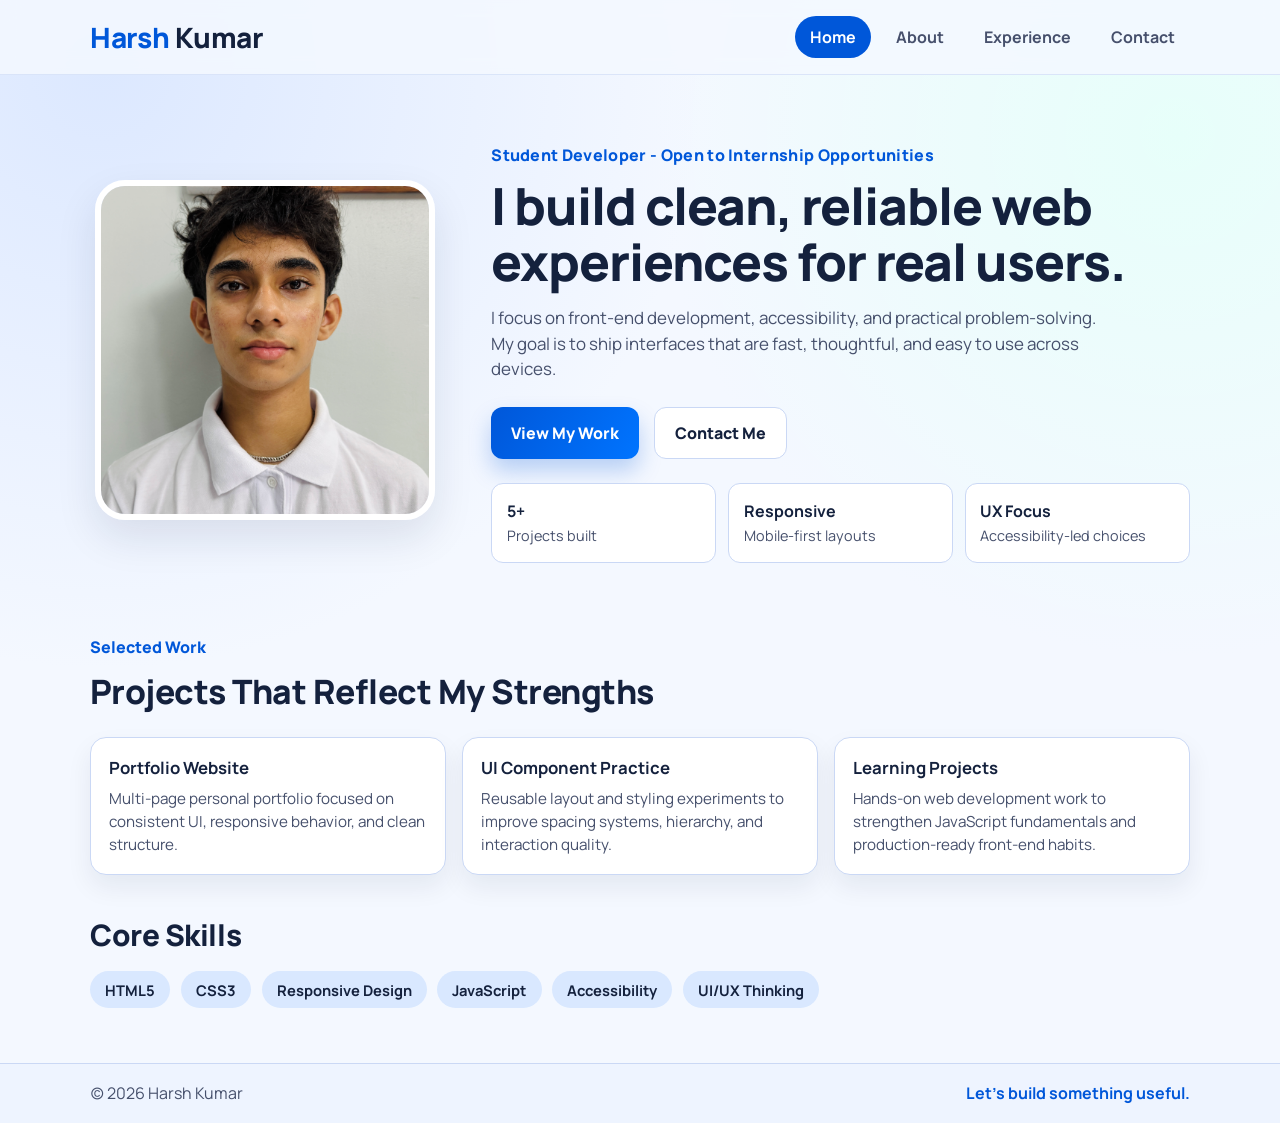
<file: index.html>
<!DOCTYPE html>
<html lang="en">
<head>
    <meta charset="UTF-8">
    <meta name="viewport" content="width=device-width, initial-scale=1.0">
    <title>Harsh Kumar | Student Developer Portfolio</title>
    <meta name="description" content="Portfolio of Harsh Kumar, a student developer building fast, accessible, and user-focused web experiences.">
    <link rel="stylesheet" href="home.css">
    <link rel="preconnect" href="https://fonts.googleapis.com">
    <link rel="preconnect" href="https://fonts.gstatic.com" crossorigin>
    <link href="https://fonts.googleapis.com/css2?family=Manrope:wght@400;500;600;700;800&display=swap" rel="stylesheet">
</head>
<body>
    <header class="site-header">
        <div class="container nav-wrap">
            <a class="brand" href="index.html"><span>Harsh</span> Kumar</a>
            <button class="nav-toggle" type="button" aria-controls="primary-nav" aria-expanded="false">
                <span class="nav-toggle-text">Menu</span>
                <span class="nav-toggle-bars" aria-hidden="true"></span>
            </button>
            <nav id="primary-nav" class="primary-nav" aria-label="Primary">
                <ul class="nav-list">
                    <li><a class="nav-link" href="index.html">Home</a></li>
                    <li><a class="nav-link" href="about.html">About</a></li>
                    <li><a class="nav-link" href="experience.html">Experience</a></li>
                    <li><a class="nav-link" href="contact.html">Contact</a></li>
                </ul>
            </nav>
        </div>
    </header>

    <main>
        <section class="hero container">
            <div class="hero-media">
                <img class="portrait" src="images/IMG_8970 2.jpg" alt="Portrait of Harsh Kumar">
            </div>
            <div class="hero-copy">
                <p class="eyebrow">Student Developer - Open to Internship Opportunities</p>
                <h1>I build clean, reliable web experiences for real users.</h1>
                <p class="intro">
                    I focus on front-end development, accessibility, and practical problem-solving.
                    My goal is to ship interfaces that are fast, thoughtful, and easy to use across devices.
                </p>
                <div class="hero-actions">
                    <a class="btn btn-primary" href="experience.html">View My Work</a>
                    <a class="btn btn-secondary" href="contact.html">Contact Me</a>
                </div>
                <div class="stats" aria-label="Portfolio highlights">
                    <article class="stat-card">
                        <h2>5+</h2>
                        <p>Projects built</p>
                    </article>
                    <article class="stat-card">
                        <h2>Responsive</h2>
                        <p>Mobile-first layouts</p>
                    </article>
                    <article class="stat-card">
                        <h2>UX Focus</h2>
                        <p>Accessibility-led choices</p>
                    </article>
                </div>
            </div>
        </section>

        <section class="featured container" aria-labelledby="featured-title">
            <div class="section-head">
                <p>Selected Work</p>
                <h2 id="featured-title">Projects That Reflect My Strengths</h2>
            </div>
            <div class="project-grid">
                <article class="project-card">
                    <h3>Portfolio Website</h3>
                    <p>Multi-page personal portfolio focused on consistent UI, responsive behavior, and clean structure.</p>
                </article>
                <article class="project-card">
                    <h3>UI Component Practice</h3>
                    <p>Reusable layout and styling experiments to improve spacing systems, hierarchy, and interaction quality.</p>
                </article>
                <article class="project-card">
                    <h3>Learning Projects</h3>
                    <p>Hands-on web development work to strengthen JavaScript fundamentals and production-ready front-end habits.</p>
                </article>
            </div>
        </section>

        <section class="skills container" aria-labelledby="skills-title">
            <h2 id="skills-title">Core Skills</h2>
            <ul class="skill-list">
                <li>HTML5</li>
                <li>CSS3</li>
                <li>Responsive Design</li>
                <li>JavaScript</li>
                <li>Accessibility</li>
                <li>UI/UX Thinking</li>
            </ul>
        </section>
    </main>

    <footer class="site-footer">
        <div class="container footer-wrap">
            <p>(c) 2026 Harsh Kumar</p>
            <a href="contact.html">Let's build something useful.</a>
        </div>
    </footer>

    <script>
        const navLinks = document.querySelectorAll(".nav-link");
        const currentPage = window.location.pathname.split("/").pop() || "index.html";

        navLinks.forEach(link => {
            const href = link.getAttribute("href");
            if (href === currentPage) {
            link.classList.add("active");
            link.setAttribute("aria-current", "page");
            }
        });

        const header = document.querySelector(".site-header");
        const navToggle = document.querySelector(".nav-toggle");

        const closeNav = () => {
            if (!header || !navToggle) return;
            header.classList.remove("nav-open");
            navToggle.setAttribute("aria-expanded", "false");
        };

        if (header && navToggle) {
            header.classList.add("nav-js");
            closeNav();

            navToggle.addEventListener("click", () => {
                const isOpen = header.classList.toggle("nav-open");
                navToggle.setAttribute("aria-expanded", String(isOpen));
            });

            header.querySelectorAll(".nav-link").forEach(link => {
                link.addEventListener("click", closeNav);
            });

            document.addEventListener("click", event => {
                if (!header.contains(event.target)) closeNav();
            });

            window.addEventListener("resize", () => {
                if (window.matchMedia("(min-width: 641px)").matches) closeNav();
            });
        }
    </script>
</body>
</html>
</file>
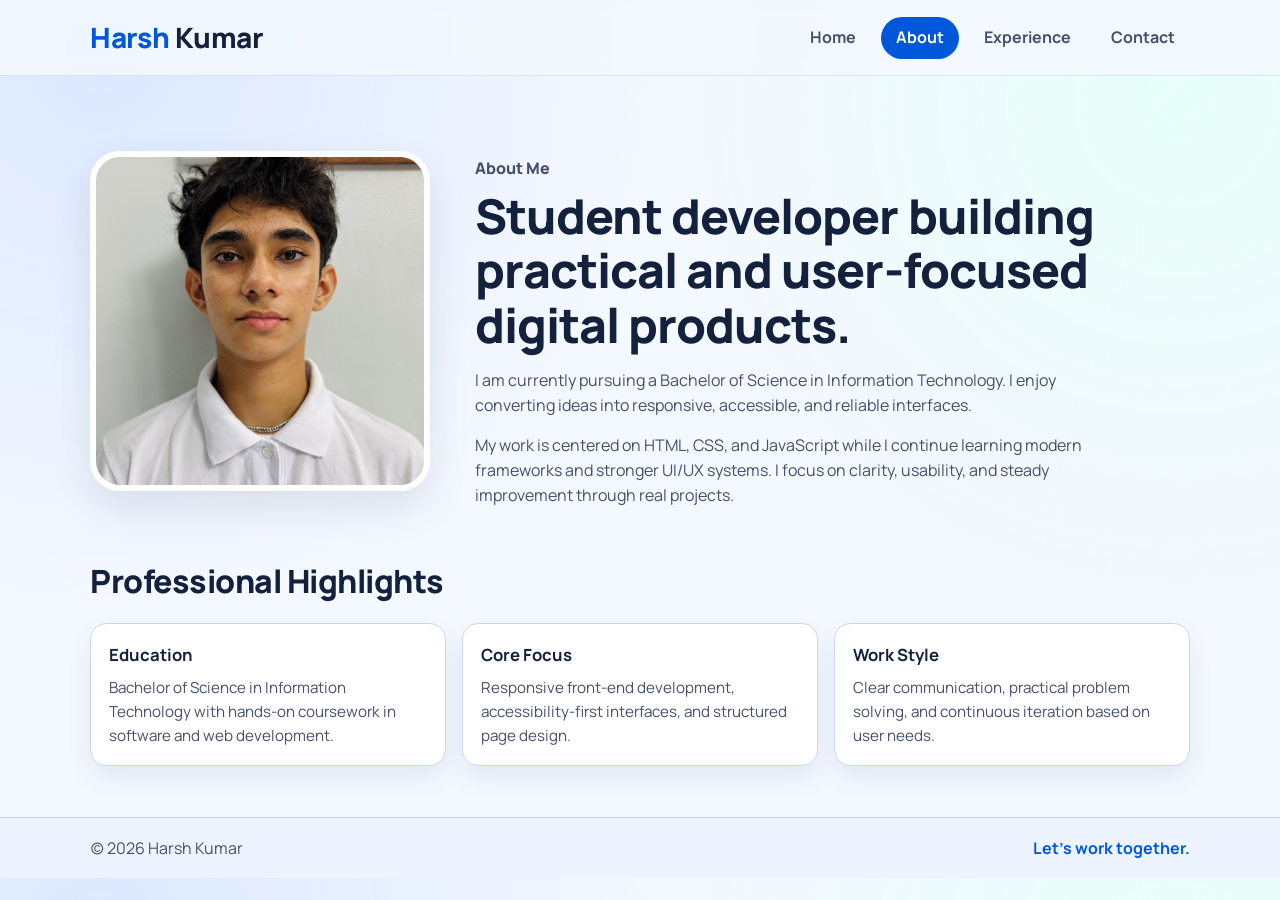
<file: about.html>
<!DOCTYPE html>
<html lang="en">
<head>
    <meta charset="UTF-8">
    <meta name="viewport" content="width=device-width, initial-scale=1.0">
    <title>About | Harsh Kumar</title>
    <meta name="description" content="About Harsh Kumar, a student developer focused on clean interfaces, accessibility, and practical web development.">
    <link rel="stylesheet" href="about.css">
    <link rel="preconnect" href="https://fonts.googleapis.com">
    <link rel="preconnect" href="https://fonts.gstatic.com" crossorigin>
    <link href="https://fonts.googleapis.com/css2?family=Manrope:wght@400;500;600;700;800&display=swap" rel="stylesheet">
</head>
<body>
    <header class="site-header">
        <div class="container nav-wrap">
            <a class="brand" href="index.html"><span>Harsh</span> Kumar</a>
            <button class="nav-toggle" type="button" aria-controls="primary-nav" aria-expanded="false">
                <span class="nav-toggle-text">Menu</span>
                <span class="nav-toggle-bars" aria-hidden="true"></span>
            </button>
            <nav id="primary-nav" class="primary-nav" aria-label="Primary">
                <ul class="nav-list">
                    <li><a class="nav-link" href="index.html">Home</a></li>
                    <li><a class="nav-link" href="about.html">About</a></li>
                    <li><a class="nav-link" href="experience.html">Experience</a></li>
                    <li><a class="nav-link" href="contact.html">Contact</a></li>
                </ul>
            </nav>
        </div>
    </header>

    <main>
        <section class="about-hero container">
            <div class="about-photo">
                <img src="images/IMG_8970 2.jpg" alt="Portrait of Harsh Kumar">
            </div>
            <div class="about-copy">
                <p class="eyebrow">About Me</p>
                <h1>Student developer building practical and user-focused digital products.</h1>
                <p>
                    I am currently pursuing a Bachelor of Science in Information Technology.
                    I enjoy converting ideas into responsive, accessible, and reliable interfaces.
                </p>
                <p>
                    My work is centered on HTML, CSS, and JavaScript while I continue learning
                    modern frameworks and stronger UI/UX systems. I focus on clarity, usability,
                    and steady improvement through real projects.
                </p>
            </div>
        </section>

        <section class="highlights container" aria-labelledby="highlights-title">
            <h2 id="highlights-title">Professional Highlights</h2>
            <div class="highlight-grid">
                <article class="highlight-card">
                    <h3>Education</h3>
                    <p>Bachelor of Science in Information Technology with hands-on coursework in software and web development.</p>
                </article>
                <article class="highlight-card">
                    <h3>Core Focus</h3>
                    <p>Responsive front-end development, accessibility-first interfaces, and structured page design.</p>
                </article>
                <article class="highlight-card">
                    <h3>Work Style</h3>
                    <p>Clear communication, practical problem solving, and continuous iteration based on user needs.</p>
                </article>
            </div>
        </section>
    </main>

    <footer class="site-footer">
        <div class="container footer-wrap">
            <p>(c) 2026 Harsh Kumar</p>
            <a href="contact.html">Let's work together.</a>
        </div>
    </footer>

    <script>
        const navLinks = document.querySelectorAll(".nav-link");
        const currentPage = window.location.pathname.split("/").pop() || "about.html";

        navLinks.forEach(link => {
            const href = link.getAttribute("href");
            if (href === currentPage) {
                link.classList.add("active");
                link.setAttribute("aria-current", "page");
            }
        });

        const header = document.querySelector(".site-header");
        const navToggle = document.querySelector(".nav-toggle");

        const closeNav = () => {
            if (!header || !navToggle) return;
            header.classList.remove("nav-open");
            navToggle.setAttribute("aria-expanded", "false");
        };

        if (header && navToggle) {
            header.classList.add("nav-js");
            closeNav();

            navToggle.addEventListener("click", () => {
                const isOpen = header.classList.toggle("nav-open");
                navToggle.setAttribute("aria-expanded", String(isOpen));
            });

            header.querySelectorAll(".nav-link").forEach(link => {
                link.addEventListener("click", closeNav);
            });

            document.addEventListener("click", event => {
                if (!header.contains(event.target)) closeNav();
            });

            window.addEventListener("resize", () => {
                if (window.matchMedia("(min-width: 641px)").matches) closeNav();
            });
        }
    </script>
</body>
</html>
</file>
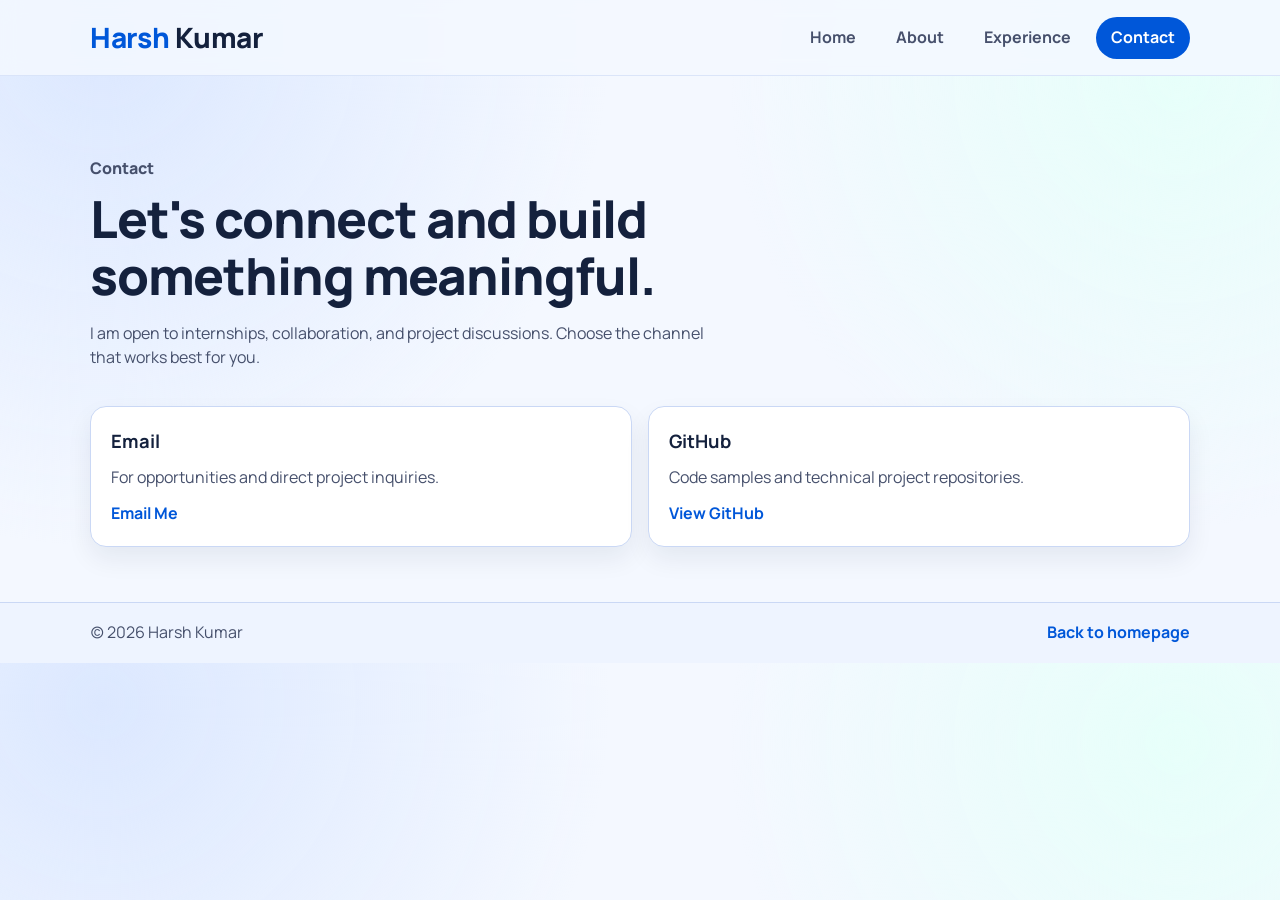
<file: contact.html>
<!DOCTYPE html>
<html lang="en">
<head>
    <meta charset="UTF-8">
    <meta name="viewport" content="width=device-width, initial-scale=1.0">
    <title>Contact | Harsh Kumar</title>
    <meta name="description" content="Contact Harsh Kumar for internships, collaboration, and web development opportunities.">
    <link rel="stylesheet" href="contact.css">
    <link rel="preconnect" href="https://fonts.googleapis.com">
    <link rel="preconnect" href="https://fonts.gstatic.com" crossorigin>
    <link href="https://fonts.googleapis.com/css2?family=Manrope:wght@400;500;600;700;800&display=swap" rel="stylesheet">
</head>
<body>
    <header class="site-header">
        <div class="container nav-wrap">
            <a class="brand" href="index.html"><span>Harsh</span> Kumar</a>
            <button class="nav-toggle" type="button" aria-controls="primary-nav" aria-expanded="false">
                <span class="nav-toggle-text">Menu</span>
                <span class="nav-toggle-bars" aria-hidden="true"></span>
            </button>
            <nav id="primary-nav" class="primary-nav" aria-label="Primary">
                <ul class="nav-list">
                    <li><a class="nav-link" href="index.html">Home</a></li>
                    <li><a class="nav-link" href="about.html">About</a></li>
                    <li><a class="nav-link" href="experience.html">Experience</a></li>
                    <li><a class="nav-link" href="contact.html">Contact</a></li>
                </ul>
            </nav>
        </div>
    </header>

    <main>
        <section class="contact-hero container">
            <p class="eyebrow">Contact</p>
            <h1>Let's connect and build something meaningful.</h1>
            <p>
                I am open to internships, collaboration, and project discussions.
                Choose the channel that works best for you.
            </p>
        </section>

        <section class="contact-grid container" aria-label="Contact links">
            <article class="contact-card">
                <h2>Email</h2>
                <p>For opportunities and direct project inquiries.</p>
                <a href="mailto:harshkumar123457890@gmail.com">Email Me</a>
            </article>

            <article class="contact-card">
                <h2>GitHub</h2>
                <p>Code samples and technical project repositories.</p>
                <a href="https://github.com/kumr2125" target="_blank" rel="noopener noreferrer">View GitHub</a>
            </article>
        </section>
    </main>

    <footer class="site-footer">
        <div class="container footer-wrap">
            <p>(c) 2026 Harsh Kumar</p>
            <a href="index.html">Back to homepage</a>
        </div>
    </footer>

    <script>
        const navLinks = document.querySelectorAll(".nav-link");
        const currentPage = window.location.pathname.split("/").pop() || "contact.html";

        navLinks.forEach(link => {
            const href = link.getAttribute("href");
            if (href === currentPage) {
                link.classList.add("active");
                link.setAttribute("aria-current", "page");
            }
        });

        const header = document.querySelector(".site-header");
        const navToggle = document.querySelector(".nav-toggle");

        const closeNav = () => {
            if (!header || !navToggle) return;
            header.classList.remove("nav-open");
            navToggle.setAttribute("aria-expanded", "false");
        };

        if (header && navToggle) {
            header.classList.add("nav-js");
            closeNav();

            navToggle.addEventListener("click", () => {
                const isOpen = header.classList.toggle("nav-open");
                navToggle.setAttribute("aria-expanded", String(isOpen));
            });

            header.querySelectorAll(".nav-link").forEach(link => {
                link.addEventListener("click", closeNav);
            });

            document.addEventListener("click", event => {
                if (!header.contains(event.target)) closeNav();
            });

            window.addEventListener("resize", () => {
                if (window.matchMedia("(min-width: 641px)").matches) closeNav();
            });
        }
    </script>
</body>
</html>
</file>
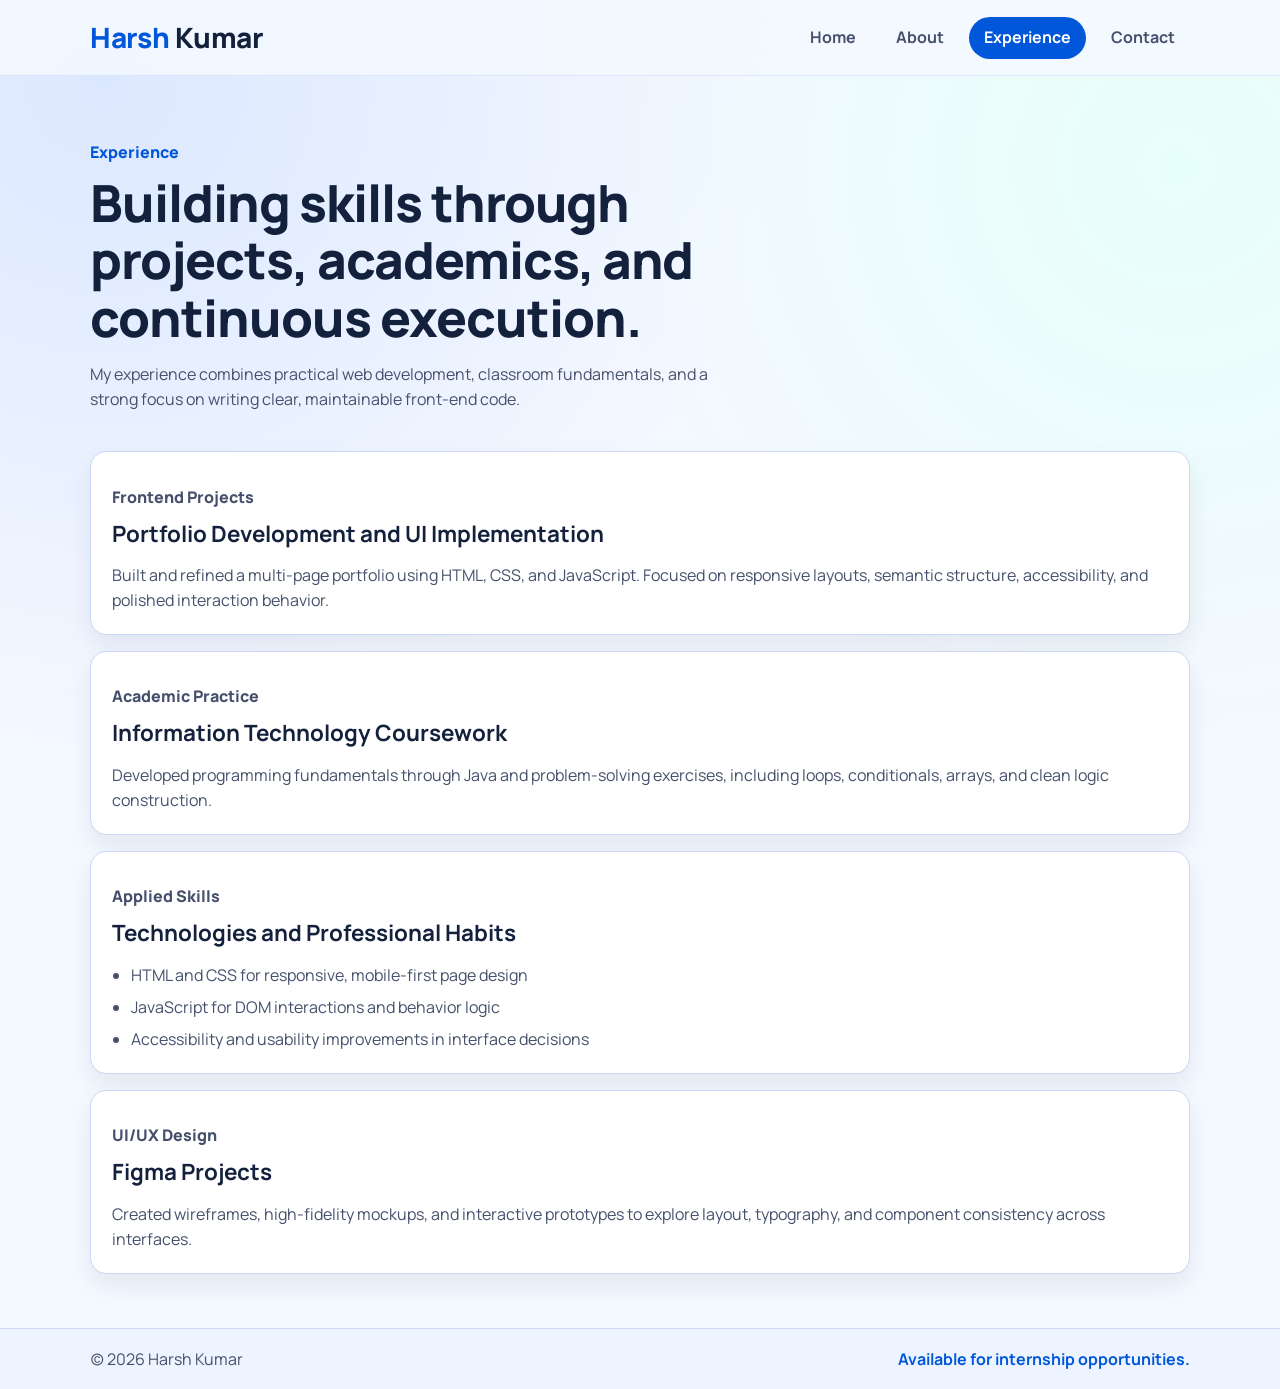
<file: experience.html>
<!DOCTYPE html>
<html lang="en">
<head>
    <meta charset="UTF-8">
    <meta name="viewport" content="width=device-width, initial-scale=1.0">
    <title>Experience | Harsh Kumar</title>
    <meta name="description" content="Experience and practical work of Harsh Kumar, including frontend projects, academic development, and applied skills.">
    <link rel="stylesheet" href="experience.css">
    <link rel="preconnect" href="https://fonts.googleapis.com">
    <link rel="preconnect" href="https://fonts.gstatic.com" crossorigin>
    <link href="https://fonts.googleapis.com/css2?family=Manrope:wght@400;500;600;700;800&display=swap" rel="stylesheet">
</head>
<body>
    <header class="site-header">
        <div class="container nav-wrap">
            <a class="brand" href="index.html"><span>Harsh</span> Kumar</a>
            <button class="nav-toggle" type="button" aria-controls="primary-nav" aria-expanded="false">
                <span class="nav-toggle-text">Menu</span>
                <span class="nav-toggle-bars" aria-hidden="true"></span>
            </button>
            <nav id="primary-nav" class="primary-nav" aria-label="Primary">
                <ul class="nav-list">
                    <li><a class="nav-link" href="index.html">Home</a></li>
                    <li><a class="nav-link" href="about.html">About</a></li>
                    <li><a class="nav-link" href="experience.html">Experience</a></li>
                    <li><a class="nav-link" href="contact.html">Contact</a></li>
                </ul>
            </nav>
        </div>
    </header>

    <main>
        <section class="experience-hero container">
            <p class="eyebrow">Experience</p>
            <h1>Building skills through projects, academics, and continuous execution.</h1>
            <p class="subtitle">
                My experience combines practical web development, classroom fundamentals,
                and a strong focus on writing clear, maintainable front-end code.
            </p>
        </section>

        <section class="timeline container" aria-label="Experience timeline">
            <article class="timeline-card">
                <p class="card-tag">Frontend Projects</p>
                <h2>Portfolio Development and UI Implementation</h2>
                <p>
                    Built and refined a multi-page portfolio using HTML, CSS, and JavaScript.
                    Focused on responsive layouts, semantic structure, accessibility, and polished
                    interaction behavior.
                </p>
            </article>

            <article class="timeline-card">
                <p class="card-tag">Academic Practice</p>
                <h2>Information Technology Coursework</h2>
                <p>
                    Developed programming fundamentals through Java and problem-solving exercises,
                    including loops, conditionals, arrays, and clean logic construction.
                </p>
            </article>

            <article class="timeline-card">
                <p class="card-tag">Applied Skills</p>
                <h2>Technologies and Professional Habits</h2>
                <ul>
                    <li>HTML and CSS for responsive, mobile-first page design</li>
                    <li>JavaScript for DOM interactions and behavior logic</li>
                    <li>Accessibility and usability improvements in interface decisions</li>
                </ul>
            </article>

            <article class="timeline-card">
                <p class="card-tag">UI/UX Design</p>
                <h2>Figma Projects</h2>
                <p>
                    Created wireframes, high-fidelity mockups, and interactive prototypes to explore layout,
                    typography, and component consistency across interfaces.
                </p>
            </article>
        </section>
    </main>

    <footer class="site-footer">
        <div class="container footer-wrap">
            <p>(c) 2026 Harsh Kumar</p>
            <a href="contact.html">Available for internship opportunities.</a>
        </div>
    </footer>

    <script>
        const navLinks = document.querySelectorAll(".nav-link");
        const currentPage = window.location.pathname.split("/").pop() || "experience.html";

        navLinks.forEach(link => {
            const href = link.getAttribute("href");
            if (href === currentPage) {
                link.classList.add("active");
                link.setAttribute("aria-current", "page");
            }
        });

        const header = document.querySelector(".site-header");
        const navToggle = document.querySelector(".nav-toggle");

        const closeNav = () => {
            if (!header || !navToggle) return;
            header.classList.remove("nav-open");
            navToggle.setAttribute("aria-expanded", "false");
        };

        if (header && navToggle) {
            header.classList.add("nav-js");
            closeNav();

            navToggle.addEventListener("click", () => {
                const isOpen = header.classList.toggle("nav-open");
                navToggle.setAttribute("aria-expanded", String(isOpen));
            });

            header.querySelectorAll(".nav-link").forEach(link => {
                link.addEventListener("click", closeNav);
            });

            document.addEventListener("click", event => {
                if (!header.contains(event.target)) closeNav();
            });

            window.addEventListener("resize", () => {
                if (window.matchMedia("(min-width: 641px)").matches) closeNav();
            });
        }
    </script>
</body>
</html>
</file>
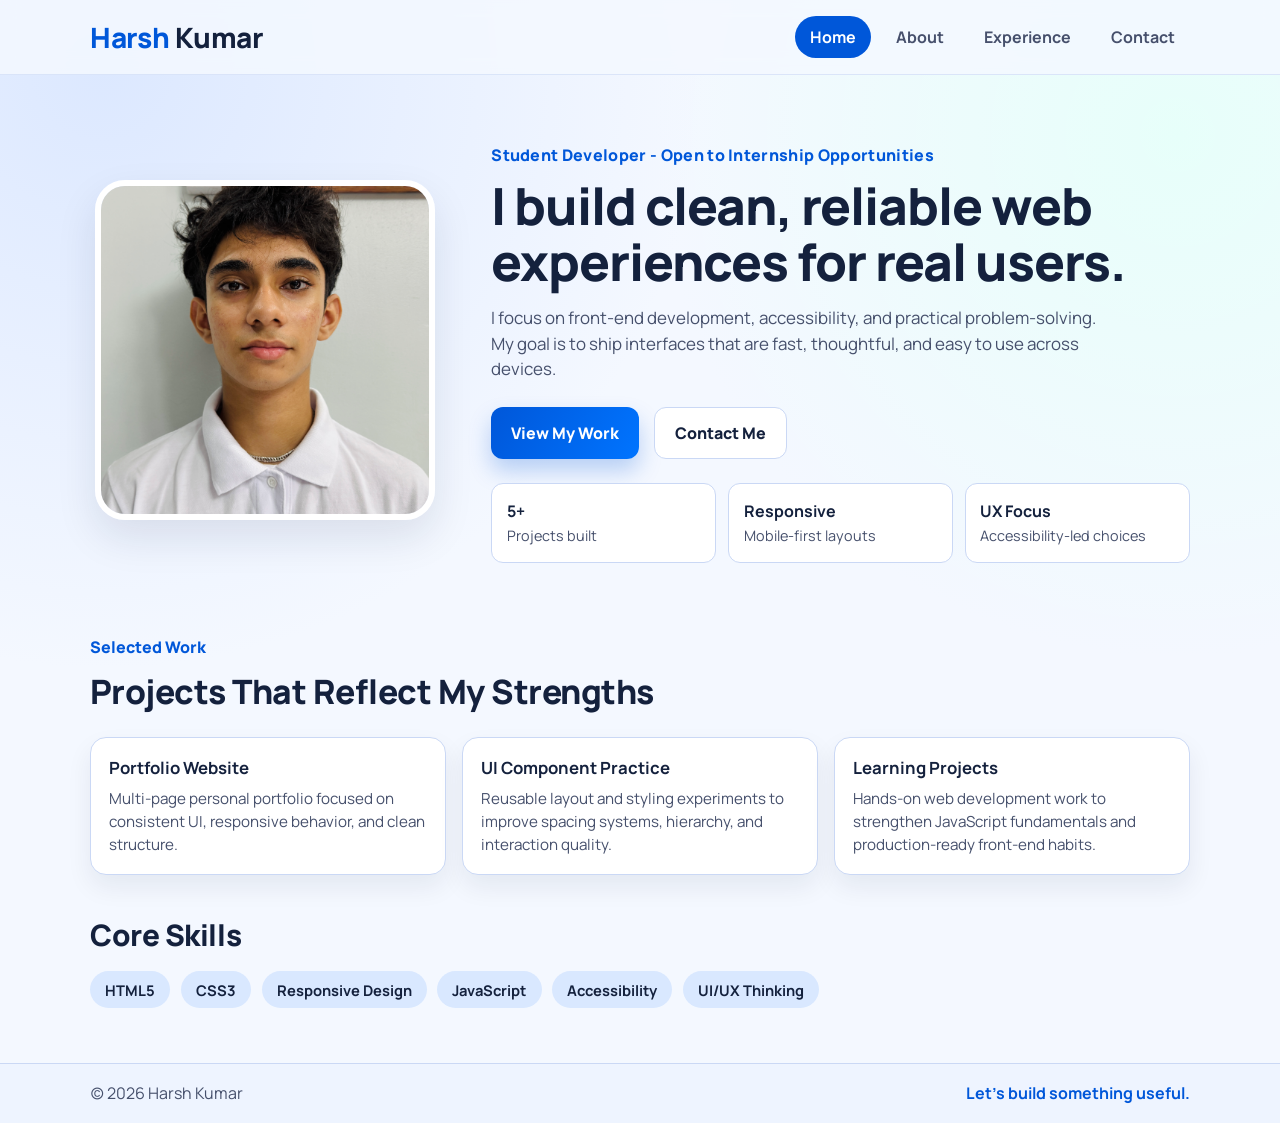
<file: portfolio.html>
<!DOCTYPE html>
<html lang="en">
<head>
    <meta charset="UTF-8">
    <meta name="viewport" content="width=device-width, initial-scale=1.0">
    <title>Harsh Kumar | Student Developer Portfolio</title>
    <meta name="description" content="Portfolio of Harsh Kumar, a student developer building fast, accessible, and user-focused web experiences.">
    <link rel="stylesheet" href="home.css">
    <link rel="preconnect" href="https://fonts.googleapis.com">
    <link rel="preconnect" href="https://fonts.gstatic.com" crossorigin>
    <link href="https://fonts.googleapis.com/css2?family=Manrope:wght@400;500;600;700;800&display=swap" rel="stylesheet">
</head>
<body>
    <header class="site-header">
        <div class="container nav-wrap">
            <a class="brand" href="portfolio.html"><span>Harsh</span> Kumar</a>
            <nav aria-label="Primary">
                <ul class="nav-list">
                    <li><a class="nav-link" href="portfolio.html">Home</a></li>
                    <li><a class="nav-link" href="about.html">About</a></li>
                    <li><a class="nav-link" href="experience.html">Experience</a></li>
                    <li><a class="nav-link" href="contact.html">Contact</a></li>
                </ul>
            </nav>
        </div>
    </header>

    <main>
        <section class="hero container">
            <div class="hero-media">
                <img class="portrait" src="images/IMG_8970 2.jpg" alt="Portrait of Harsh Kumar">
            </div>
            <div class="hero-copy">
                <p class="eyebrow">Student Developer - Open to Internship Opportunities</p>
                <h1>I build clean, reliable web experiences for real users.</h1>
                <p class="intro">
                    I focus on front-end development, accessibility, and practical problem-solving.
                    My goal is to ship interfaces that are fast, thoughtful, and easy to use across devices.
                </p>
                <div class="hero-actions">
                    <a class="btn btn-primary" href="experience.html">View My Work</a>
                    <a class="btn btn-secondary" href="contact.html">Contact Me</a>
                </div>
                <div class="stats" aria-label="Portfolio highlights">
                    <article class="stat-card">
                        <h2>5+</h2>
                        <p>Projects built</p>
                    </article>
                    <article class="stat-card">
                        <h2>Responsive</h2>
                        <p>Mobile-first layouts</p>
                    </article>
                    <article class="stat-card">
                        <h2>UX Focus</h2>
                        <p>Accessibility-led choices</p>
                    </article>
                </div>
            </div>
        </section>

        <section class="featured container" aria-labelledby="featured-title">
            <div class="section-head">
                <p>Selected Work</p>
                <h2 id="featured-title">Projects That Reflect My Strengths</h2>
            </div>
            <div class="project-grid">
                <article class="project-card">
                    <h3>Portfolio Website</h3>
                    <p>Multi-page personal portfolio focused on consistent UI, responsive behavior, and clean structure.</p>
                </article>
                <article class="project-card">
                    <h3>UI Component Practice</h3>
                    <p>Reusable layout and styling experiments to improve spacing systems, hierarchy, and interaction quality.</p>
                </article>
                <article class="project-card">
                    <h3>Learning Projects</h3>
                    <p>Hands-on web development work to strengthen JavaScript fundamentals and production-ready front-end habits.</p>
                </article>
            </div>
        </section>

        <section class="skills container" aria-labelledby="skills-title">
            <h2 id="skills-title">Core Skills</h2>
            <ul class="skill-list">
                <li>HTML5</li>
                <li>CSS3</li>
                <li>Responsive Design</li>
                <li>JavaScript</li>
                <li>Accessibility</li>
                <li>UI/UX Thinking</li>
            </ul>
        </section>
    </main>

    <footer class="site-footer">
        <div class="container footer-wrap">
            <p>(c) 2026 Harsh Kumar</p>
            <a href="contact.html">Let's build something useful.</a>
        </div>
    </footer>

    <script>
        const navLinks = document.querySelectorAll(".nav-link");
        const currentPage = window.location.pathname.split("/").pop() || "portfolio.html";

        navLinks.forEach(link => {
            const href = link.getAttribute("href");
            if (href === currentPage) {
            link.classList.add("active");
            link.setAttribute("aria-current", "page");
            }
        });
    </script>
</body>
</html>
</file>
<file: home.css>
:root {
    --bg: #f4f8ff;
    --surface: #ffffff;
    --surface-alt: #e9f0ff;
    --text: #14213d;
    --muted: #46506c;
    --accent: #0057d9;
    --accent-soft: #d9e8ff;
    --border: #cad8f5;
    --radius: 16px;
    --shadow: 0 18px 40px rgba(20, 33, 61, 0.1);
}

*,
*::before,
*::after {
    box-sizing: border-box;
}

body {
    margin: 0;
    color: var(--text);
    font-family: "Manrope", sans-serif;
    line-height: 1.5;
    background: radial-gradient(circle at 8% 6%, #dce8ff 0%, transparent 38%),
        radial-gradient(circle at 92% 12%, #e7fffa 0%, transparent 34%),
        var(--bg);
}

.container {
    width: min(1100px, calc(100% - 2.5rem));
    margin: 0 auto;
}

.site-header {
    position: sticky;
    top: 0;
    z-index: 10;
    padding: 1rem 0;
    background: rgba(244, 248, 255, 0.86);
    backdrop-filter: blur(10px);
    border-bottom: 1px solid rgba(202, 216, 245, 0.6);
}

.nav-wrap {
    display: flex;
    align-items: center;
    justify-content: space-between;
    gap: 1.5rem;
}

.nav-toggle {
    display: none;
    align-items: center;
    gap: 0.6rem;
    padding: 0.6rem 0.9rem;
    border-radius: 999px;
    border: 1px solid var(--border);
    background: var(--surface);
    color: var(--text);
    font-family: inherit;
    font-weight: 800;
    cursor: pointer;
}

.nav-toggle:focus-visible {
    outline: 3px solid rgba(0, 87, 217, 0.35);
    outline-offset: 2px;
}

.nav-toggle-text {
    font-size: 0.95rem;
}

.nav-toggle-bars {
    width: 20px;
    height: 2px;
    border-radius: 999px;
    background: currentColor;
    position: relative;
    transition: background-color 0.2s ease;
}

.nav-toggle-bars::before,
.nav-toggle-bars::after {
    content: "";
    position: absolute;
    left: 0;
    width: 20px;
    height: 2px;
    border-radius: 999px;
    background: currentColor;
    transition: transform 0.2s ease, top 0.2s ease;
}

.nav-toggle-bars::before {
    top: -6px;
}

.nav-toggle-bars::after {
    top: 6px;
}

.site-header.nav-open .nav-toggle-bars {
    background: transparent;
}

.site-header.nav-open .nav-toggle-bars::before {
    top: 0;
    transform: rotate(45deg);
}

.site-header.nav-open .nav-toggle-bars::after {
    top: 0;
    transform: rotate(-45deg);
}

.brand {
    font-family: "Manrope", sans-serif;
    font-size: 1.75rem;
    font-weight: 800;
    letter-spacing: -0.01em;
    color: var(--text);
    text-decoration: none;
}

.brand span {
    color: var(--accent);
}

.nav-list {
    display: flex;
    align-items: center;
    gap: 0.6rem;
    margin: 0;
    padding: 0;
    list-style: none;
}

.nav-link {
    display: inline-flex;
    align-items: center;
    justify-content: center;
    padding: 0.55rem 0.95rem;
    border-radius: 999px;
    text-decoration: none;
    color: var(--muted);
    font-weight: 700;
    transition: background-color 0.25s ease, color 0.25s ease, transform 0.25s ease;
}

.nav-link:hover {
    color: var(--text);
    background: var(--surface-alt);
    transform: translateY(-1px);
}

.nav-link.active {
    color: #ffffff;
    background: var(--accent);
}

.hero {
    padding: 4.25rem 0 2.5rem;
    display: grid;
    grid-template-columns: minmax(260px, 350px) 1fr;
    gap: 3.2rem;
    align-items: center;
}

.hero-media {
    justify-self: center;
}

.portrait {
    width: min(340px, 80vw);
    aspect-ratio: 1 / 1;
    border-radius: 30px;
    object-fit: cover;
    box-shadow: var(--shadow);
    border: 6px solid var(--surface);
    transition: transform 0.35s ease;
}

.portrait:hover {
    transform: translateY(-4px) scale(1.02);
}

.eyebrow {
    margin: 0;
    color: var(--accent);
    font-weight: 800;
    letter-spacing: 0.02em;
}

.hero-copy h1 {
    margin: 0.6rem 0 0;
    font-family: "Manrope", sans-serif;
    font-weight: 800;
    letter-spacing: -0.02em;
    font-size: clamp(2rem, 4vw, 3.45rem);
    line-height: 1.1;
}

.intro {
    margin: 1rem 0 0;
    max-width: 62ch;
    color: var(--muted);
    font-size: 1.06rem;
}

.hero-actions {
    margin-top: 1.6rem;
    display: flex;
    flex-wrap: wrap;
    gap: 0.9rem;
}

.btn {
    display: inline-flex;
    align-items: center;
    justify-content: center;
    padding: 0.8rem 1.25rem;
    border-radius: 12px;
    text-decoration: none;
    font-weight: 800;
    transition: transform 0.25s ease, box-shadow 0.25s ease, background-color 0.25s ease;
}

.btn:hover {
    transform: translateY(-2px);
}

.btn-primary {
    color: #ffffff;
    background: linear-gradient(120deg, #0057d9, #0074ff);
    box-shadow: 0 12px 22px rgba(0, 87, 217, 0.25);
}

.btn-secondary {
    color: var(--text);
    background: var(--surface);
    border: 1px solid var(--border);
}

.stats {
    margin-top: 1.5rem;
    display: grid;
    grid-template-columns: repeat(3, minmax(100px, 1fr));
    gap: 0.75rem;
}

.stat-card {
    background: var(--surface);
    border: 1px solid var(--border);
    border-radius: 12px;
    padding: 0.95rem 0.9rem;
}

.stat-card h2 {
    margin: 0;
    font-size: 1rem;
    color: var(--text);
}

.stat-card p {
    margin: 0.15rem 0 0;
    color: var(--muted);
    font-size: 0.9rem;
}

.featured {
    padding: 2rem 0;
}

.section-head p {
    margin: 0;
    color: var(--accent);
    font-weight: 800;
}

.section-head h2 {
    margin: 0.45rem 0 0;
    font-family: "Manrope", sans-serif;
    font-weight: 800;
    letter-spacing: -0.015em;
    font-size: clamp(1.45rem, 3vw, 2.1rem);
}

.project-grid {
    margin-top: 1.25rem;
    display: grid;
    grid-template-columns: repeat(3, minmax(0, 1fr));
    gap: 1rem;
}

.project-card {
    background: var(--surface);
    border: 1px solid var(--border);
    border-radius: var(--radius);
    padding: 1.1rem;
    box-shadow: 0 12px 26px rgba(20, 33, 61, 0.07);
    transition: transform 0.25s ease, box-shadow 0.25s ease;
}

.project-card:hover {
    transform: translateY(-4px);
    box-shadow: var(--shadow);
}

.project-card h3 {
    margin: 0;
    font-size: 1.05rem;
}

.project-card p {
    margin: 0.5rem 0 0;
    color: var(--muted);
    font-size: 0.95rem;
}

.skills {
    padding: 0.35rem 0 3.4rem;
}

.skills h2 {
    margin: 0;
    font-family: "Manrope", sans-serif;
    font-weight: 800;
    letter-spacing: -0.015em;
    font-size: clamp(1.35rem, 2.5vw, 1.85rem);
}

.skill-list {
    margin: 0.85rem 0 0;
    padding: 0;
    list-style: none;
    display: flex;
    flex-wrap: wrap;
    gap: 0.65rem;
}

.skill-list li {
    background: var(--accent-soft);
    color: var(--text);
    border-radius: 999px;
    padding: 0.48rem 0.95rem;
    font-weight: 700;
    font-size: 0.92rem;
}

.site-footer {
    border-top: 1px solid var(--border);
    background: #eef4ff;
}

.footer-wrap {
    padding: 1.1rem 0;
    display: flex;
    align-items: center;
    justify-content: space-between;
    gap: 0.7rem;
}

.footer-wrap p {
    margin: 0;
    color: var(--muted);
}

.footer-wrap a {
    color: var(--accent);
    text-decoration: none;
    font-weight: 700;
}

@media (max-width: 960px) {
    .hero {
        grid-template-columns: 1fr;
        gap: 2rem;
        text-align: center;
        padding-top: 3rem;
    }

    .hero-copy h1 {
        margin-inline: auto;
        max-width: 17ch;
    }

    .intro {
        margin-inline: auto;
    }

    .hero-actions {
        justify-content: center;
    }

    .stats {
        grid-template-columns: 1fr;
        max-width: 350px;
        margin-inline: auto;
    }

    .project-grid {
        grid-template-columns: 1fr 1fr;
    }
}

@media (max-width: 640px) {
    .site-header {
        position: static;
    }

    .nav-wrap {
        flex-wrap: wrap;
        align-items: center;
        gap: 0.85rem;
    }

    .nav-toggle {
        display: inline-flex;
    }

    .primary-nav {
        flex-basis: 100%;
    }

    .site-header.nav-js .primary-nav {
        display: none;
    }

    .site-header.nav-js.nav-open .primary-nav {
        display: block;
    }

    .nav-list {
        flex-direction: column;
        align-items: stretch;
        gap: 0.25rem;
        padding: 0.5rem;
        border-radius: var(--radius);
        border: 1px solid var(--border);
        background: rgba(255, 255, 255, 0.92);
        backdrop-filter: blur(8px);
        box-shadow: 0 12px 26px rgba(20, 33, 61, 0.07);
    }

    .nav-link {
        width: 100%;
        justify-content: flex-start;
        padding: 0.85rem 1rem;
        transform: none;
    }

    .nav-link:hover {
        transform: none;
    }

    .project-grid {
        grid-template-columns: 1fr;
    }

    .footer-wrap {
        flex-direction: column;
        align-items: flex-start;
    }
}

@media (max-width: 420px) {
    .nav-toggle-text {
        position: absolute;
        width: 1px;
        height: 1px;
        padding: 0;
        margin: -1px;
        overflow: hidden;
        clip: rect(0, 0, 0, 0);
        white-space: nowrap;
        border: 0;
    }
}
</file>
<file: about.css>
:root {
    --bg: #f4f8ff;
    --surface: #ffffff;
    --surface-alt: #e9f0ff;
    --text: #14213d;
    --muted: #46506c;
    --accent: #0057d9;
    --border: #cad8f5;
    --radius: 16px;
    --shadow: 0 18px 40px rgba(20, 33, 61, 0.1);
}

*,
*::before,
*::after {
    box-sizing: border-box;
}

body {
    margin: 0;
    color: var(--text);
    font-family: "Manrope", sans-serif;
    line-height: 1.55;
    background: radial-gradient(circle at 8% 6%, #dce8ff 0%, transparent 38%),
        radial-gradient(circle at 92% 12%, #e7fffa 0%, transparent 34%),
        var(--bg);
}

.container {
    width: min(1100px, calc(100% - 2.5rem));
    margin: 0 auto;
}

.site-header {
    position: sticky;
    top: 0;
    z-index: 10;
    padding: 1rem 0;
    background: rgba(244, 248, 255, 0.86);
    backdrop-filter: blur(10px);
    border-bottom: 1px solid rgba(202, 216, 245, 0.6);
}

.nav-wrap {
    display: flex;
    align-items: center;
    justify-content: space-between;
    gap: 1.5rem;
}

.nav-toggle {
    display: none;
    align-items: center;
    gap: 0.6rem;
    padding: 0.6rem 0.9rem;
    border-radius: 999px;
    border: 1px solid var(--border);
    background: var(--surface);
    color: var(--text);
    font-family: inherit;
    font-weight: 800;
    cursor: pointer;
}

.nav-toggle:focus-visible {
    outline: 3px solid rgba(0, 87, 217, 0.35);
    outline-offset: 2px;
}

.nav-toggle-text {
    font-size: 0.95rem;
}

.nav-toggle-bars {
    width: 20px;
    height: 2px;
    border-radius: 999px;
    background: currentColor;
    position: relative;
    transition: background-color 0.2s ease;
}

.nav-toggle-bars::before,
.nav-toggle-bars::after {
    content: "";
    position: absolute;
    left: 0;
    width: 20px;
    height: 2px;
    border-radius: 999px;
    background: currentColor;
    transition: transform 0.2s ease, top 0.2s ease;
}

.nav-toggle-bars::before {
    top: -6px;
}

.nav-toggle-bars::after {
    top: 6px;
}

.site-header.nav-open .nav-toggle-bars {
    background: transparent;
}

.site-header.nav-open .nav-toggle-bars::before {
    top: 0;
    transform: rotate(45deg);
}

.site-header.nav-open .nav-toggle-bars::after {
    top: 0;
    transform: rotate(-45deg);
}

.brand {
    font-family: "Manrope", sans-serif;
    font-size: 1.75rem;
    font-weight: 800;
    letter-spacing: -0.01em;
    color: var(--text);
    text-decoration: none;
}

.brand span {
    color: var(--accent);
}

.nav-list {
    display: flex;
    align-items: center;
    gap: 0.6rem;
    margin: 0;
    padding: 0;
    list-style: none;
}

.nav-link {
    display: inline-flex;
    align-items: center;
    justify-content: center;
    padding: 0.55rem 0.95rem;
    border-radius: 999px;
    text-decoration: none;
    color: var(--muted);
    font-weight: 700;
    transition: background-color 0.25s ease, color 0.25s ease, transform 0.25s ease;
}

.nav-link:hover {
    color: var(--text);
    background: var(--surface-alt);
    transform: translateY(-1px);
}

.nav-link.active {
    color: #ffffff;
    background: var(--accent);
}

.about-hero {
    padding: 4rem 0 2.3rem;
    display: grid;
    grid-template-columns: minmax(250px, 340px) 1fr;
    gap: 2.8rem;
    align-items: center;
}

.about-photo img {
    width: min(340px, 82vw);
    aspect-ratio: 1 / 1;
    border-radius: 30px;
    object-fit: cover;
    box-shadow: var(--shadow);
    border: 6px solid var(--surface);
    transition: transform 0.35s ease;
}

.about-photo img:hover {
    transform: translateY(-4px) scale(1.02);
}

.eyebrow {
    margin: 0;
    color: var(--accent);
    font-weight: 800;
}

.about-copy h1 {
    margin: 0.5rem 0 0;
    font-family: "Manrope", sans-serif;
    font-weight: 800;
    letter-spacing: -0.02em;
    font-size: clamp(2rem, 4vw, 3rem);
    line-height: 1.13;
}

.about-copy p {
    margin: 1rem 0 0;
    color: var(--muted);
    max-width: 64ch;
}

.highlights {
    padding: 0.8rem 0 3.2rem;
}

.highlights h2 {
    margin: 0;
    font-family: "Manrope", sans-serif;
    font-weight: 800;
    letter-spacing: -0.015em;
    font-size: clamp(1.35rem, 3vw, 2rem);
}

.highlight-grid {
    margin-top: 1rem;
    display: grid;
    grid-template-columns: repeat(3, minmax(0, 1fr));
    gap: 1rem;
}

.highlight-card {
    background: var(--surface);
    border: 1px solid var(--border);
    border-radius: var(--radius);
    padding: 1.1rem;
    box-shadow: 0 12px 26px rgba(20, 33, 61, 0.07);
    transition: transform 0.25s ease, box-shadow 0.25s ease;
}

.highlight-card:hover {
    transform: translateY(-4px);
    box-shadow: var(--shadow);
}

.highlight-card h3 {
    margin: 0;
    font-size: 1.05rem;
}

.highlight-card p {
    margin: 0.55rem 0 0;
    color: var(--muted);
    font-size: 0.95rem;
}

.site-footer {
    border-top: 1px solid var(--border);
    background: #eef4ff;
}

.footer-wrap {
    padding: 1.1rem 0;
    display: flex;
    align-items: center;
    justify-content: space-between;
    gap: 0.7rem;
}

.footer-wrap p {
    margin: 0;
    color: var(--muted);
}

.footer-wrap a {
    color: var(--accent);
    text-decoration: none;
    font-weight: 700;
}

@media (max-width: 960px) {
    .about-hero {
        grid-template-columns: 1fr;
        gap: 1.8rem;
        text-align: center;
        padding-top: 3rem;
    }

    .about-photo {
        justify-self: center;
    }

    .about-copy p {
        margin-inline: auto;
    }

    .highlight-grid {
        grid-template-columns: 1fr 1fr;
    }
}

@media (max-width: 640px) {
    .site-header {
        position: static;
    }

    .nav-wrap {
        flex-wrap: wrap;
        align-items: center;
        gap: 0.85rem;
    }

    .nav-toggle {
        display: inline-flex;
    }

    .primary-nav {
        flex-basis: 100%;
    }

    .site-header.nav-js .primary-nav {
        display: none;
    }

    .site-header.nav-js.nav-open .primary-nav {
        display: block;
    }

    .nav-list {
        flex-direction: column;
        align-items: stretch;
        gap: 0.25rem;
        padding: 0.5rem;
        border-radius: var(--radius);
        border: 1px solid var(--border);
        background: rgba(255, 255, 255, 0.92);
        backdrop-filter: blur(8px);
        box-shadow: 0 12px 26px rgba(20, 33, 61, 0.07);
    }

    .nav-link {
        width: 100%;
        justify-content: flex-start;
        padding: 0.85rem 1rem;
        transform: none;
    }

    .nav-link:hover {
        transform: none;
    }

    .highlight-grid {
        grid-template-columns: 1fr;
    }

    .footer-wrap {
        flex-direction: column;
        align-items: flex-start;
    }
}

@media (max-width: 420px) {
    .nav-toggle-text {
        position: absolute;
        width: 1px;
        height: 1px;
        padding: 0;
        margin: -1px;
        overflow: hidden;
        clip: rect(0, 0, 0, 0);
        white-space: nowrap;
        border: 0;
    }
}
</file>
<file: contact.css>
:root {
    --bg: #f4f8ff;
    --surface: #ffffff;
    --surface-alt: #e9f0ff;
    --text: #14213d;
    --muted: #46506c;
    --accent: #0057d9;
    --border: #cad8f5;
    --radius: 16px;
    --shadow: 0 18px 40px rgba(20, 33, 61, 0.1);
}

*,
*::before,
*::after {
    box-sizing: border-box;
}

body {
    margin: 0;
    color: var(--text);
    font-family: "Manrope", sans-serif;
    line-height: 1.55;
    background: radial-gradient(circle at 8% 6%, #dce8ff 0%, transparent 38%),
        radial-gradient(circle at 92% 12%, #e7fffa 0%, transparent 34%),
        var(--bg);
}

.container {
    width: min(1100px, calc(100% - 2.5rem));
    margin: 0 auto;
}

.site-header {
    position: sticky;
    top: 0;
    z-index: 10;
    padding: 1rem 0;
    background: rgba(244, 248, 255, 0.86);
    backdrop-filter: blur(10px);
    border-bottom: 1px solid rgba(202, 216, 245, 0.6);
}

.nav-wrap {
    display: flex;
    align-items: center;
    justify-content: space-between;
    gap: 1.5rem;
}

.nav-toggle {
    display: none;
    align-items: center;
    gap: 0.6rem;
    padding: 0.6rem 0.9rem;
    border-radius: 999px;
    border: 1px solid var(--border);
    background: var(--surface);
    color: var(--text);
    font-family: inherit;
    font-weight: 800;
    cursor: pointer;
}

.nav-toggle:focus-visible {
    outline: 3px solid rgba(0, 87, 217, 0.35);
    outline-offset: 2px;
}

.nav-toggle-text {
    font-size: 0.95rem;
}

.nav-toggle-bars {
    width: 20px;
    height: 2px;
    border-radius: 999px;
    background: currentColor;
    position: relative;
    transition: background-color 0.2s ease;
}

.nav-toggle-bars::before,
.nav-toggle-bars::after {
    content: "";
    position: absolute;
    left: 0;
    width: 20px;
    height: 2px;
    border-radius: 999px;
    background: currentColor;
    transition: transform 0.2s ease, top 0.2s ease;
}

.nav-toggle-bars::before {
    top: -6px;
}

.nav-toggle-bars::after {
    top: 6px;
}

.site-header.nav-open .nav-toggle-bars {
    background: transparent;
}

.site-header.nav-open .nav-toggle-bars::before {
    top: 0;
    transform: rotate(45deg);
}

.site-header.nav-open .nav-toggle-bars::after {
    top: 0;
    transform: rotate(-45deg);
}

.brand {
    font-family: "Manrope", sans-serif;
    font-size: 1.75rem;
    font-weight: 800;
    letter-spacing: -0.01em;
    color: var(--text);
    text-decoration: none;
}

.brand span {
    color: var(--accent);
}

.nav-list {
    display: flex;
    align-items: center;
    gap: 0.6rem;
    margin: 0;
    padding: 0;
    list-style: none;
}

.nav-link {
    display: inline-flex;
    align-items: center;
    justify-content: center;
    padding: 0.55rem 0.95rem;
    border-radius: 999px;
    text-decoration: none;
    color: var(--muted);
    font-weight: 700;
    transition: background-color 0.25s ease, color 0.25s ease, transform 0.25s ease;
}

.nav-link:hover {
    color: var(--text);
    background: var(--surface-alt);
    transform: translateY(-1px);
}

.nav-link.active {
    color: #ffffff;
    background: var(--accent);
}

.contact-hero {
    padding: 4rem 0 1rem;
}

.eyebrow {
    margin: 0;
    color: var(--accent);
    font-weight: 800;
}

.contact-hero h1 {
    margin: 0.55rem 0 0;
    font-family: "Manrope", sans-serif;
    font-weight: 800;
    letter-spacing: -0.02em;
    font-size: clamp(2rem, 4vw, 3.2rem);
    line-height: 1.12;
    max-width: 20ch;
}

.contact-hero p {
    margin: 1rem 0 0;
    color: var(--muted);
    max-width: 64ch;
}

.contact-grid {
    padding: 1.25rem 0 3.4rem;
    display: grid;
    grid-template-columns: repeat(2, minmax(0, 1fr));
    gap: 1rem;
}

.contact-card {
    background: var(--surface);
    border: 1px solid var(--border);
    border-radius: var(--radius);
    padding: 1.25rem;
    box-shadow: 0 12px 26px rgba(20, 33, 61, 0.07);
    transition: transform 0.25s ease, box-shadow 0.25s ease;
}

.contact-card:hover {
    transform: translateY(-4px);
    box-shadow: var(--shadow);
}

.contact-card h2 {
    margin: 0;
    font-size: 1.15rem;
}

.contact-card p {
    margin: 0.55rem 0 0;
    color: var(--muted);
}

.contact-card a {
    display: inline-block;
    margin-top: 0.75rem;
    font-weight: 700;
    text-decoration: none;
    color: var(--accent);
}

.site-footer {
    border-top: 1px solid var(--border);
    background: #eef4ff;
}

.footer-wrap {
    padding: 1.1rem 0;
    display: flex;
    align-items: center;
    justify-content: space-between;
    gap: 0.7rem;
}

.footer-wrap p {
    margin: 0;
    color: var(--muted);
}

.footer-wrap a {
    color: var(--accent);
    text-decoration: none;
    font-weight: 700;
}

@media (max-width: 760px) {
    .contact-grid {
        grid-template-columns: 1fr;
    }
}

@media (max-width: 640px) {
    .site-header {
        position: static;
    }

    .nav-wrap {
        flex-wrap: wrap;
        align-items: center;
        gap: 0.85rem;
    }

    .nav-toggle {
        display: inline-flex;
    }

    .primary-nav {
        flex-basis: 100%;
    }

    .site-header.nav-js .primary-nav {
        display: none;
    }

    .site-header.nav-js.nav-open .primary-nav {
        display: block;
    }

    .nav-list {
        flex-direction: column;
        align-items: stretch;
        gap: 0.25rem;
        padding: 0.5rem;
        border-radius: var(--radius);
        border: 1px solid var(--border);
        background: rgba(255, 255, 255, 0.92);
        backdrop-filter: blur(8px);
        box-shadow: 0 12px 26px rgba(20, 33, 61, 0.07);
    }

    .nav-link {
        width: 100%;
        justify-content: flex-start;
        padding: 0.85rem 1rem;
        transform: none;
    }

    .nav-link:hover {
        transform: none;
    }

    .footer-wrap {
        flex-direction: column;
        align-items: flex-start;
    }
}

@media (max-width: 420px) {
    .nav-toggle-text {
        position: absolute;
        width: 1px;
        height: 1px;
        padding: 0;
        margin: -1px;
        overflow: hidden;
        clip: rect(0, 0, 0, 0);
        white-space: nowrap;
        border: 0;
    }
}
</file>
<file: experience.css>
:root {
    --bg: #f4f8ff;
    --surface: #ffffff;
    --surface-alt: #e9f0ff;
    --text: #14213d;
    --muted: #46506c;
    --accent: #0057d9;
    --border: #cad8f5;
    --radius: 16px;
    --shadow: 0 18px 40px rgba(20, 33, 61, 0.1);
}

*,
*::before,
*::after {
    box-sizing: border-box;
}

body {
    margin: 0;
    color: var(--text);
    font-family: "Manrope", sans-serif;
    line-height: 1.55;
    background: radial-gradient(circle at 8% 6%, #dce8ff 0%, transparent 38%),
        radial-gradient(circle at 92% 12%, #e7fffa 0%, transparent 34%),
        var(--bg);
}

.container {
    width: min(1100px, calc(100% - 2.5rem));
    margin: 0 auto;
}

.site-header {
    position: sticky;
    top: 0;
    z-index: 10;
    padding: 1rem 0;
    background: rgba(244, 248, 255, 0.86);
    backdrop-filter: blur(10px);
    border-bottom: 1px solid rgba(202, 216, 245, 0.6);
}

.nav-wrap {
    display: flex;
    align-items: center;
    justify-content: space-between;
    gap: 1.5rem;
}

.nav-toggle {
    display: none;
    align-items: center;
    gap: 0.6rem;
    padding: 0.6rem 0.9rem;
    border-radius: 999px;
    border: 1px solid var(--border);
    background: var(--surface);
    color: var(--text);
    font-family: inherit;
    font-weight: 800;
    cursor: pointer;
}

.nav-toggle:focus-visible {
    outline: 3px solid rgba(0, 87, 217, 0.35);
    outline-offset: 2px;
}

.nav-toggle-text {
    font-size: 0.95rem;
}

.nav-toggle-bars {
    width: 20px;
    height: 2px;
    border-radius: 999px;
    background: currentColor;
    position: relative;
    transition: background-color 0.2s ease;
}

.nav-toggle-bars::before,
.nav-toggle-bars::after {
    content: "";
    position: absolute;
    left: 0;
    width: 20px;
    height: 2px;
    border-radius: 999px;
    background: currentColor;
    transition: transform 0.2s ease, top 0.2s ease;
}

.nav-toggle-bars::before {
    top: -6px;
}

.nav-toggle-bars::after {
    top: 6px;
}

.site-header.nav-open .nav-toggle-bars {
    background: transparent;
}

.site-header.nav-open .nav-toggle-bars::before {
    top: 0;
    transform: rotate(45deg);
}

.site-header.nav-open .nav-toggle-bars::after {
    top: 0;
    transform: rotate(-45deg);
}

.brand {
    font-family: "Manrope", sans-serif;
    font-size: 1.75rem;
    font-weight: 800;
    letter-spacing: -0.01em;
    color: var(--text);
    text-decoration: none;
}

.brand span {
    color: var(--accent);
}

.nav-list {
    display: flex;
    align-items: center;
    gap: 0.6rem;
    margin: 0;
    padding: 0;
    list-style: none;
}

.nav-link {
    display: inline-flex;
    align-items: center;
    justify-content: center;
    padding: 0.55rem 0.95rem;
    border-radius: 999px;
    text-decoration: none;
    color: var(--muted);
    font-weight: 700;
    transition: background-color 0.25s ease, color 0.25s ease, transform 0.25s ease;
}

.nav-link:hover {
    color: var(--text);
    background: var(--surface-alt);
    transform: translateY(-1px);
}

.nav-link.active {
    color: #ffffff;
    background: var(--accent);
}

.experience-hero {
    padding: 4rem 0 1.25rem;
}

.eyebrow {
    margin: 0;
    color: var(--accent);
    font-weight: 800;
}

.experience-hero h1 {
    margin: 0.55rem 0 0;
    font-family: "Manrope", sans-serif;
    font-weight: 800;
    letter-spacing: -0.02em;
    font-size: clamp(2rem, 4vw, 3.2rem);
    line-height: 1.12;
    max-width: 18ch;
}

.subtitle {
    margin: 1rem 0 0;
    color: var(--muted);
    max-width: 64ch;
}

.timeline {
    padding: 1.2rem 0 3.4rem;
    display: grid;
    gap: 1rem;
}

.timeline-card {
    background: var(--surface);
    border: 1px solid var(--border);
    border-radius: var(--radius);
    padding: 1.3rem;
    box-shadow: 0 12px 26px rgba(20, 33, 61, 0.07);
    transition: transform 0.25s ease, box-shadow 0.25s ease;
}

.timeline-card:hover {
    transform: translateY(-4px);
    box-shadow: var(--shadow);
}

.card-tag {
    margin: 0;
    color: var(--accent);
    font-weight: 800;
}

.timeline-card h2 {
    margin: 0.45rem 0 0;
    font-size: clamp(1.15rem, 2.6vw, 1.4rem);
}

.timeline-card p {
    margin: 0.75rem 0 0;
    color: var(--muted);
}

.timeline-card ul {
    margin: 0.75rem 0 0;
    padding-left: 1.2rem;
    color: var(--muted);
}

.timeline-card li + li {
    margin-top: 0.45rem;
}

.site-footer {
    border-top: 1px solid var(--border);
    background: #eef4ff;
}

.footer-wrap {
    padding: 1.1rem 0;
    display: flex;
    align-items: center;
    justify-content: space-between;
    gap: 0.7rem;
}

.footer-wrap p {
    margin: 0;
    color: var(--muted);
}

.footer-wrap a {
    color: var(--accent);
    text-decoration: none;
    font-weight: 700;
}

@media (max-width: 640px) {
    .site-header {
        position: static;
    }

    .nav-wrap {
        flex-wrap: wrap;
        align-items: center;
        gap: 0.85rem;
    }

    .nav-toggle {
        display: inline-flex;
    }

    .primary-nav {
        flex-basis: 100%;
    }

    .site-header.nav-js .primary-nav {
        display: none;
    }

    .site-header.nav-js.nav-open .primary-nav {
        display: block;
    }

    .nav-list {
        flex-direction: column;
        align-items: stretch;
        gap: 0.25rem;
        padding: 0.5rem;
        border-radius: var(--radius);
        border: 1px solid var(--border);
        background: rgba(255, 255, 255, 0.92);
        backdrop-filter: blur(8px);
        box-shadow: 0 12px 26px rgba(20, 33, 61, 0.07);
    }

    .nav-link {
        width: 100%;
        justify-content: flex-start;
        padding: 0.85rem 1rem;
        transform: none;
    }

    .nav-link:hover {
        transform: none;
    }

    .footer-wrap {
        flex-direction: column;
        align-items: flex-start;
    }
}

@media (max-width: 420px) {
    .nav-toggle-text {
        position: absolute;
        width: 1px;
        height: 1px;
        padding: 0;
        margin: -1px;
        overflow: hidden;
        clip: rect(0, 0, 0, 0);
        white-space: nowrap;
        border: 0;
    }
}
</file>
